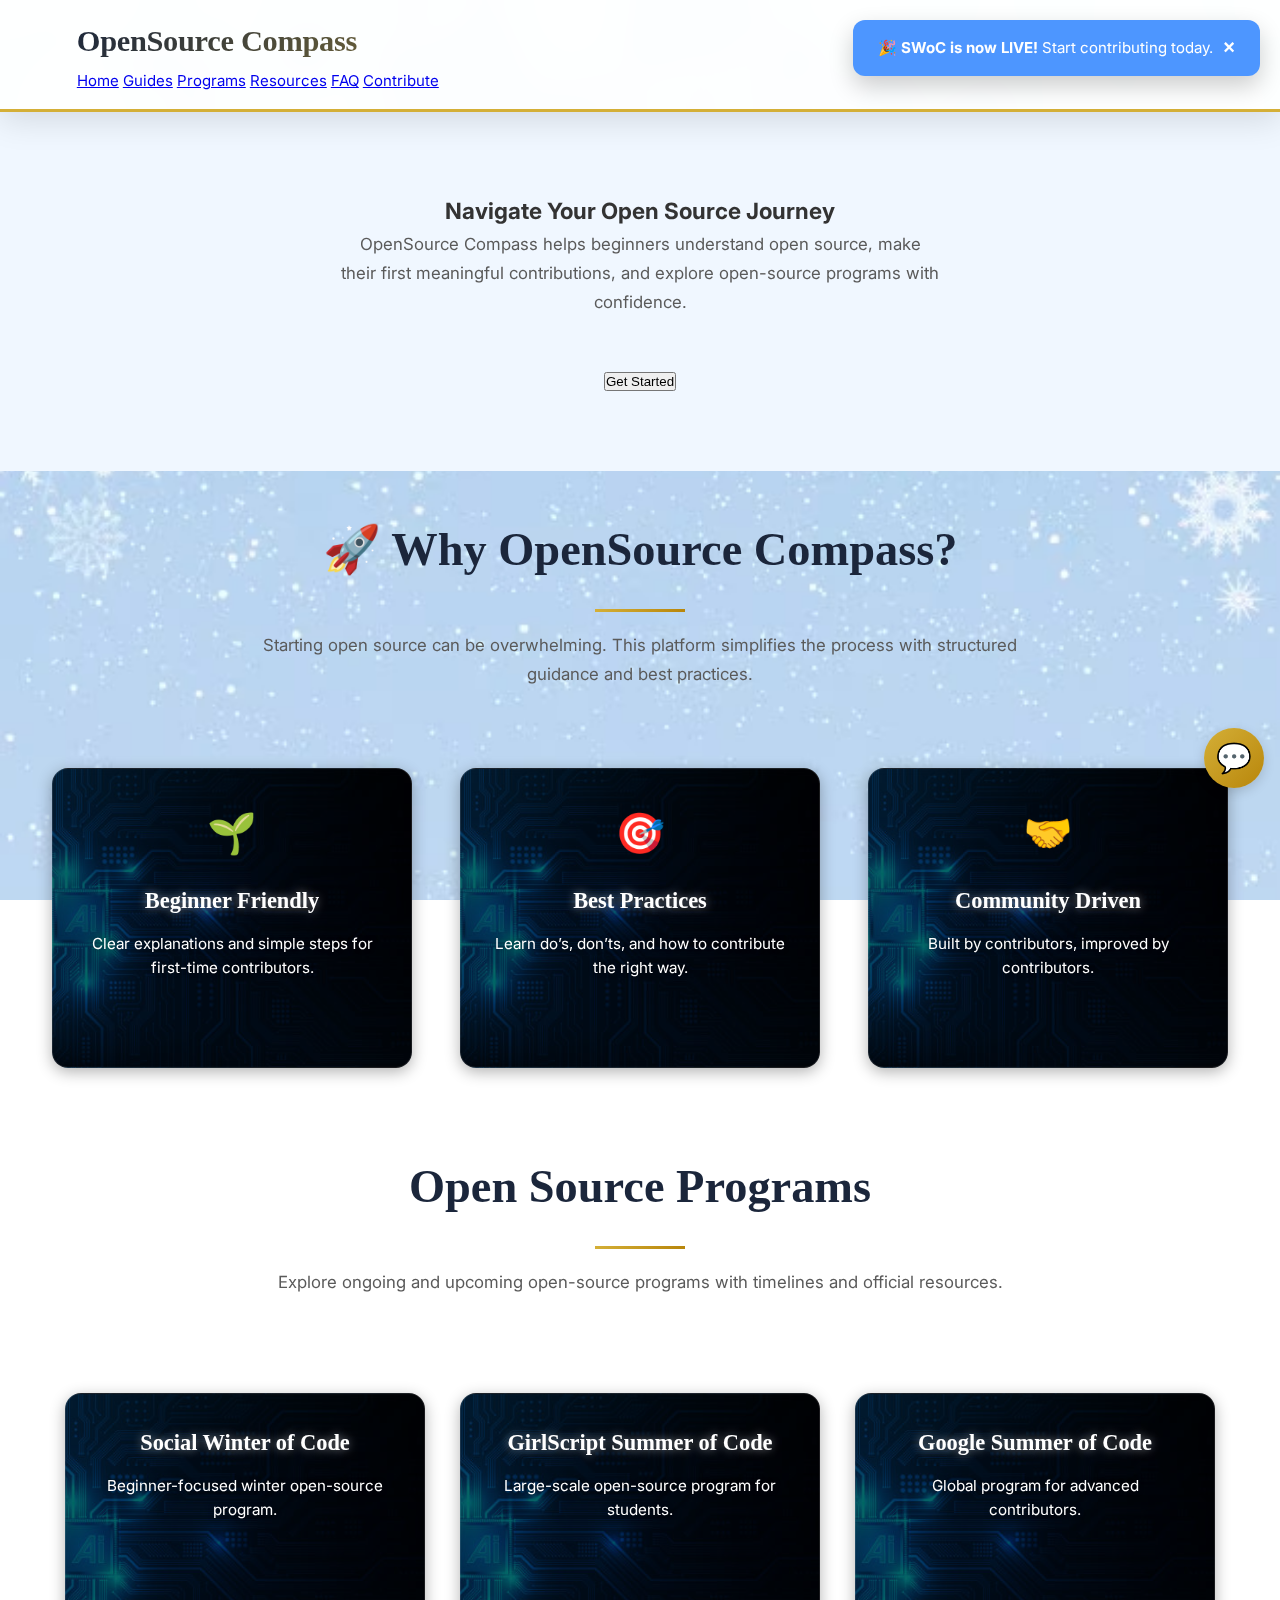
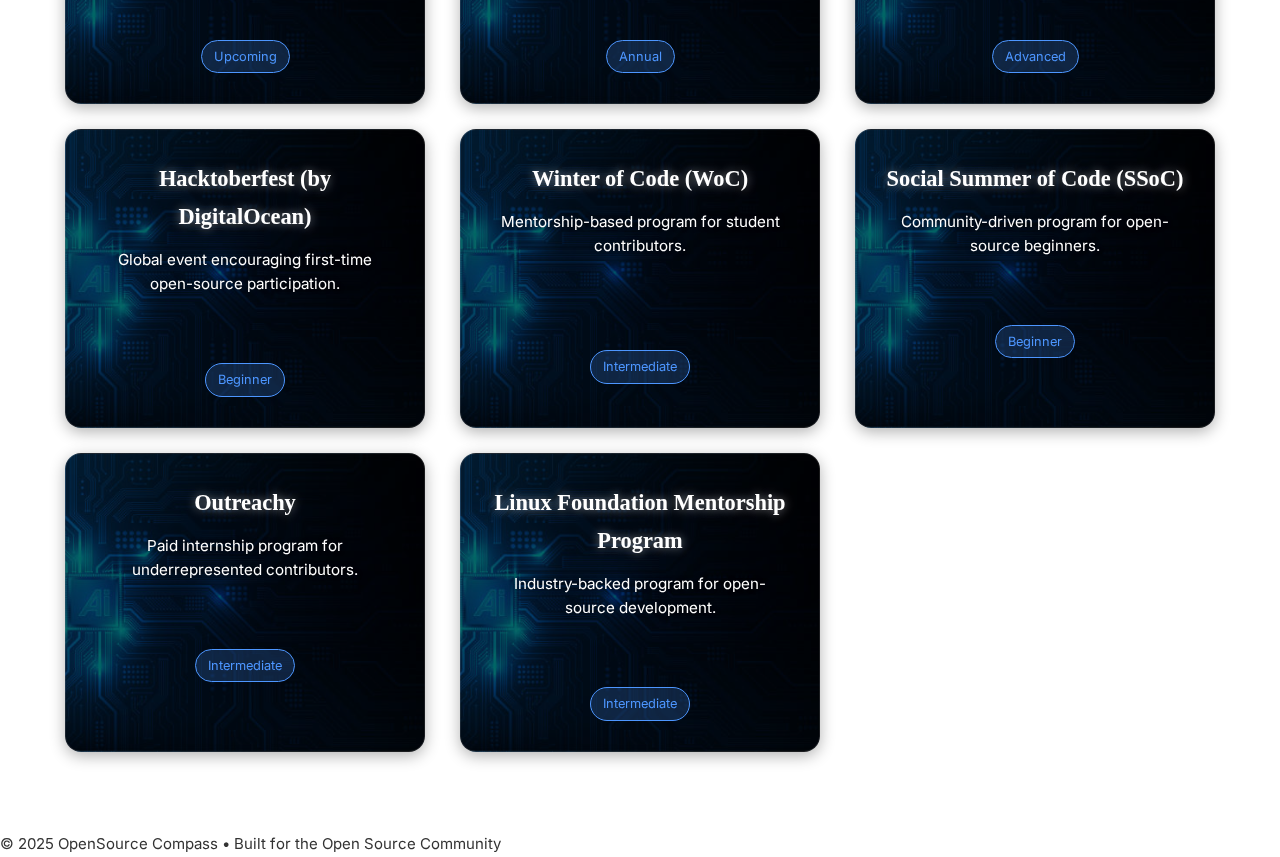
<file: frontend/pages/index.html>
<!DOCTYPE html>
<html lang="en">

<head>
    <meta charset="UTF-8">
    <title>OpenSource Compass</title>
    <meta name="viewport" content="width=device-width, initial-scale=1.0">

    <link href="https://fonts.googleapis.com/css2?family=Inter:wght@400;600;700&display=swap" rel="stylesheet">
    <link rel="stylesheet" href="../css/style.css">
    <link rel="stylesheet" href="../css/chatbot.css">

    <style>
/* 1. Global & Background - Applied to the whole page */
        body {
    margin: 0;
    padding: 0;
    background-image: url('../library/assets/lightsnow.png'); 
    background-size: cover;
    background-attachment: fixed;
    background-position: center;
            font-family: 'Inter', sans-serif;
    color: #333;
}

/* 2. Layout Containers */
.card-grid {
    display: grid;
    grid-template-columns: repeat(auto-fit, minmax(280px, 1fr));
    gap: 25px;
    padding: 40px;
    background: transparent; /* No background here so body snow shows through */
}

/* 3. Section Alignment - Centers the headings you arrowed */
.section-header, 
.programs {
    text-align: center;
    padding: 40px 20px;
}

.centered-description {
    max-width: 800px;
    margin: 0 auto;
}

/* 4. The Premium Dark Cards */
.card {
    background: linear-gradient(rgba(0, 0, 0, 0.6), rgba(0, 0, 0, 0.6)), url('../library/assets/box.png');
    background-size: cover;
    background-position: center;
    border-radius: 16px;
    padding: 30px;
    text-align: center;
    border: 1px solid rgba(255, 255, 255, 0.1);
    transition: all 0.4s cubic-bezier(0.175, 0.885, 0.32, 1.275);
    cursor: pointer;
    position: relative;
    box-shadow: 0 4px 15px rgba(0,0,0,0.3);
}

.card:hover {
    transform: translateY(-10px);
    box-shadow: 0 15px 30px rgba(77, 150, 255, 0.25);
    border-color: #4D96FF;
        }

/* 5. Typography inside Cards */
.card-icon {
    font-size: 2.5rem;
    margin-bottom: 15px;
    display: block;
        }

.card h4 {
    color: #ffffff !important;
    font-size: 1.4rem;
    text-shadow: 0 0 10px rgba(255, 255, 255, 0.5);
    margin-top: 0;
    margin-bottom: 12px;
        }

.card:hover {
    transform: translateY(-10px);
    box-shadow: 0 16px 35px rgba(0, 0, 0, 0.12);
    border-color: #4D96FF;
}

.card p {
    color: #ffffff !important;
    line-height: 1.6;
    font-size: 0.95rem;
    text-shadow: 0 0 5px rgba(0, 0, 0, 0.5);
}

.badge {
    display: inline-block;
    padding: 5px 12px;
    background: rgba(77, 150, 255, 0.2);
    border: 1px solid #4D96FF;
    color: #4D96FF;
    border-radius: 20px;
    font-size: 0.8rem;
    margin-top: 10px;
}

/* 6. UI Elements */
        #scrollTopBtn {
            position: fixed;
            bottom: 30px;
            right: 30px;
    z-index: 1000;
    background-color: #4D96FF;
    color: #FFFFFF;
            border: none;
    border-radius: 50%;
            width: 48px;
            height: 48px;
    font-size: 20px;
            cursor: pointer;
            display: none;
box-shadow: 0 8px 20px rgba(0, 0, 0, 0.2);
    transition: transform 0.3s ease, background-color 0.3s ease;
}

#scrollTopBtn:hover {
    background-color: #1F3C88;
    transform: translateY(-4px);
}

/* Updated Hero section for perfect centering */
.hero {
    background-color: #f0f7ff;
    padding: 80px 20px;
    text-align: center; /* Centers text and inline elements */
    display: flex; /* Enables flexbox */
    flex-direction: column; /* Stacks content vertically */
    align-items: center; /* Centers the button and paragraphs horizontally */
    justify-content: center; /* Centers content vertically if height is added */
}

.hero p {
    max-width: 600px; /* Limits width to keep text readable */
    margin-left: auto;
    margin-right: auto;
}

/* Style for the SWoC Popup */
#live-popup {
    position: fixed;
    top: 20px;
    right: 20px;
    background: #4D96FF;
    color: white;
    padding: 15px 25px;
    border-radius: 12px;
    box-shadow: 0 10px 25px rgba(0,0,0,0.2);
    z-index: 2000;
    display: flex;
    align-items: center;
    gap: 10px;
    animation: slideIn 0.5s ease-out;
}

#live-popup button {
    background: none;
    border: none;
    color: white;
    font-size: 20px;
    cursor: pointer;
    font-weight: bold;
}

@keyframes slideIn {
    from { transform: translateX(100%); opacity: 0; }
    to { transform: translateX(0); opacity: 1; }
}
        }
    </style>

</head>
<body>


<header>
    <h1>OpenSource Compass</h1>
    <nav>
        <a href="index.html">Home</a>
        <a href="guides.html">Guides</a>
        <a href="programs.html">Programs</a>
        <a href="Resources.html">Resources</a>
        <a href="faq.html">FAQ</a>
        <a href="Contribute.html">Contribute</a>
    </nav>
</header>

    <div id="live-popup">
        <span>🎉 <strong>SWoC is now LIVE!</strong> Start contributing today.</span>
        <button onclick="this.parentElement.style.display='none'">×</button>
    </div>

<section class="hero">
        <h2 class="fade-in-up" style="transition-delay: 0.1s;">Navigate Your Open Source Journey</h2>
        <p class="fade-in-up" style="transition-delay: 0.3s;">
            OpenSource Compass helps beginners understand open source,
            make their first meaningful contributions, and explore
            open-source programs with confidence.
        </p>
        <button onclick="window.location.href='dashboard.html'">Get Started</button>
    </section>

    <section class="modern-section">
        <div class="section-header">
            <h3 class="glow-text">🚀 Why OpenSource Compass?</h3>
            <p class="centered-description">Starting open source can be overwhelming. This platform simplifies the process with structured guidance and best practices.</p>
        </div>

        <div class="card-grid">
            <div class="card">
                <div class="card-icon">🌱</div> 
                <div class="card-content">
                    <h4>Beginner Friendly</h4>
                    <p>Clear explanations and simple steps for first-time contributors.</p>
                </div>
            </div>

            <div class="card">
                <div class="card-icon">🎯</div>
                <div class="card-content">
                    <h4>Best Practices</h4>
                    <p>Learn do’s, don’ts, and how to contribute the right way.</p>
                </div>
            </div>
            
            <div class="card">
                <div class="card-icon">🤝</div>
                <div class="card-content">
                    <h4>Community Driven</h4>
                    <p>Built by contributors, improved by contributors.</p>
                </div>
            </div>
        </div>
    </section>

    <section class="programs">
        <h3>Open Source Programs</h3>
        <p>Explore ongoing and upcoming open-source programs with timelines and official resources.</p>

        <div class="card-grid">
            <div class="card">
                <h4>Social Winter of Code</h4>
                <p>Beginner-focused winter open-source program.</p><br><br>
                <span class="badge">Upcoming</span>
            </div>
            <div class="card">
                <h4>GirlScript Summer of Code</h4>
                <p>Large-scale open-source program for students.</p><br><br>
                <span class="badge">Annual</span>
            </div>
            <div class="card">
                <h4>Google Summer of Code</h4>
                <p>Global program for advanced contributors.</p><br><br>
                <span class="badge">Advanced</span>
            </div>
            <div class="card">
                <h4>Hacktoberfest (by DigitalOcean)</h4>
                <p>Global event encouraging first-time open-source participation.</p>
                <span class="badge">Beginner</span>
            </div>
            <div class="card">
                <h4>Winter of Code (WoC)</h4>
                <p>Mentorship-based program for student contributors.</p><br>
                <span class="badge">Intermediate</span>
            </div>
            <div class="card">
                <h4>Social Summer of Code (SSoC)</h4>
                <p>Community-driven program for open-source beginners.</p>
                <span class="badge">Beginner</span>
            </div>
            <div class="card">
                <h4>Outreachy</h4>
                <p>Paid internship program for underrepresented contributors.</p>
                <span class="badge">Intermediate</span>
            </div>
            <div class="card">
                <h4>Linux Foundation Mentorship Program</h4>
                <p>Industry-backed program for open-source development.</p>
                <span class="badge">Intermediate</span>
            </div>
        </div>
    </section>

    <footer>
        <p>© 2025 OpenSource Compass • Built for the Open Source Community</p>
    </footer>

    <button id="scrollTopBtn" title="Go to top">↑</button>

    <script>
        /* Theme Toggle & Scroll To Top Logic */
        const themeToggle = document.getElementById("themeToggle");
        if(themeToggle) {
            themeToggle.addEventListener("click", () => {
                document.body.classList.toggle("dark-mode");
                themeToggle.textContent = document.body.classList.contains("dark-mode") ? "☀️" : "🌙";
            });
        }

        const scrollTopBtn = document.getElementById("scrollTopBtn");
        window.addEventListener("scroll", () => {
            scrollTopBtn.style.display = window.scrollY > 300 ? "block" : "none";
        });

        scrollTopBtn.addEventListener("click", () => {
            window.scrollTo({ top: 0, behavior: "smooth" });
        });
    </script>
    <script src="../js/main.js"></script>
    <script src="../js/chatbot.js"></script>
</body>
</file>
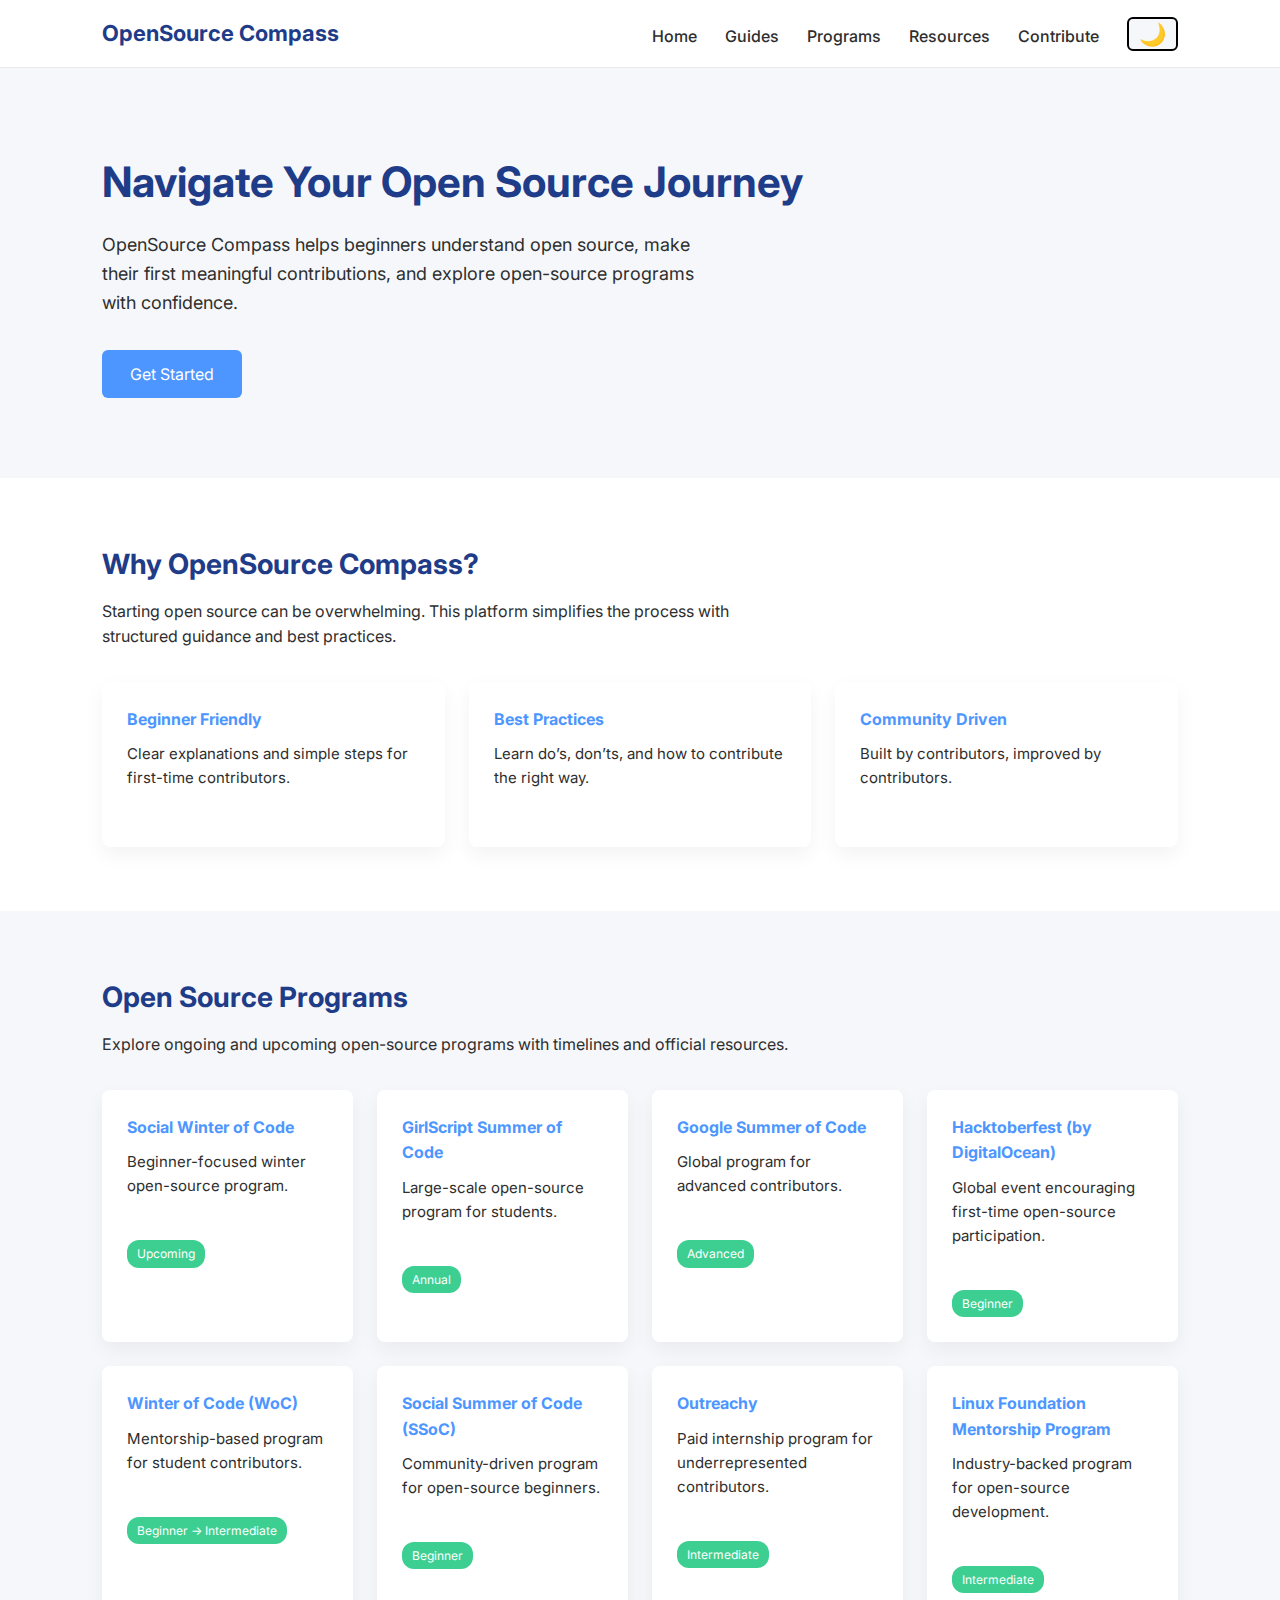
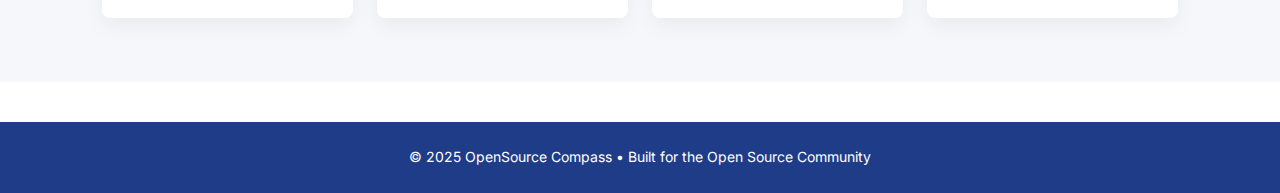
<file: home.html>
<!DOCTYPE html>
<html lang="en">

<head>
    <meta charset="UTF-8">
    <title>OpenSource Compass</title>
    <meta name="viewport" content="width=device-width, initial-scale=1.0">

    <!-- Google Font -->
    <link href="https://fonts.googleapis.com/css2?family=Inter:wght@400;600;700&display=swap" rel="stylesheet">
    <link rel="stylesheet" href="css/style.css">

    <style>
        :root {
            --primary-blue: #1F3C88;
            --secondary-blue: #4D96FF;
            --light-gray: #F5F7FA;
            --text-dark: #2E2E2E;
            --success-green: #3CCF91;
            --white: #FFFFFF;
        }

        * {
            margin: 0;
            padding: 0;
            box-sizing: border-box;
            font-family: 'Inter', sans-serif;
        }

        body {
            background-color: var(--white);
            color: var(--text-dark);
            line-height: 1.6;
        }

        /* ---------- Navbar ---------- */
        header {
            background-color: var(--white);
            border-bottom: 1px solid #eaeaea;
            padding: 16px 8%;
            display: flex;
            justify-content: space-between;
            align-items: center;
        }

        header h1 {
            color: var(--primary-blue);
            font-size: 22px;
        }

        nav a {
            margin-left: 24px;
            text-decoration: none;
            color: var(--text-dark);
            font-weight: 500;
        }

        nav a:hover {
            color: var(--secondary-blue);
        }

        #themeToggle {
            margin-left: 24px;
            background-color: var(--light-gray);
            color: var(--secondary-blue);
            border: 2px solid #000;
            border-radius: 6px;
            font-size: 22px;
            padding: 4px 10px;
            cursor: pointer;
            line-height: 1;
            transition: background-color 0.2s ease, color 0.2s ease;
        }

        #themeToggle:hover {
            background-color: var(--secondary-blue);
            color: var(--white);
        }

        /* ---------- Hero Section ---------- */
        .hero {
            background-color: var(--light-gray);
            padding: 80px 8%;
            display: flex;
            flex-direction: column;
            align-items: flex-start;
        }

        .hero h2 {
            font-size: 42px;
            color: var(--primary-blue);
            margin-bottom: 16px;
        }

        .hero p {
            max-width: 600px;
            font-size: 18px;
            margin-bottom: 32px;
        }

        .hero button {
            background-color: var(--secondary-blue);
            color: var(--white);
            border: none;
            padding: 14px 28px;
            font-size: 16px;
            border-radius: 6px;
            cursor: pointer;
        }

        .hero button:hover {
            background-color: var(--primary-blue);
        }

        /* ---------- Section Common ---------- */
        section {
            padding: 64px 8%;
        }

        section h3 {
            font-size: 28px;
            color: var(--primary-blue);
            margin-bottom: 12px;
        }

        section p {
            max-width: 700px;
            margin-bottom: 32px;
        }

        /* ---------- Cards ---------- */
        .card-container,
        .card-grid {
            display: grid;
            grid-template-columns: repeat(auto-fit, minmax(250px, 1fr));
            gap: 24px;
        }

        .card {
            background-color: var(--white);
            padding: 24px;
            border-radius: 8px;
            box-shadow: 0 8px 20px rgba(0, 0, 0, 0.05);
            border: 1px solid transparent;
            transition: transform 0.3s ease, box-shadow 0.3s ease;
        }

        .card:hover {
            transform: translateY(-10px);
            box-shadow: 0 16px 35px rgba(0, 0, 0, 0.12);
            border-color: var(--secondary-blue);
        }

        .card h4 {
            margin-bottom: 10px;
            color: var(--secondary-blue);
        }

        /* ---------- Programs Section ---------- */
        .programs {
            background-color: var(--light-gray);
        }

        .badge {
            display: inline-block;
            background-color: var(--success-green);
            color: var(--white);
            padding: 4px 10px;
            border-radius: 12px;
            font-size: 12px;
            margin-top: 10px;
        }

        /* ---------- Footer ---------- */
        footer {
            background-color: var(--primary-blue);
            color: var(--white);
            text-align: center;
            padding: 24px;
            margin-top: 40px;
        }

        footer p {
            font-size: 14px;
        }

        /* ---------- Responsive ---------- */
        @media (max-width: 768px) {
            .hero h2 {
                font-size: 32px;
            }
        }

        body.dark-mode {
            --white: #0f172a;
            --light-gray: #020617;
            --text-dark: #e5e7eb;
            --primary-blue: #93c5fd;
            --secondary-blue: #60a5fa;
        }

        /* ---------- Scroll To Top Button ---------- */
        #scrollTopBtn {
            position: fixed;
            bottom: 30px;
            right: 30px;
            z-index: 1000;
            background-color: var(--secondary-blue);
            color: var(--white);
            border: none;
            border-radius: 50%;
            width: 48px;
            height: 48px;
            font-size: 20px;
            cursor: pointer;
            display: none;
        }
    </style>
</head>

<body>

    <header>
        <h1>OpenSource Compass</h1>
        <nav>
            <a href="index.html">Home</a>
            <a href="pages/guides.html">Guides</a>
            <a href="pages/programs.html">Programs</a>
            <a href="pages/Resources.html">Resources</a>
            <a href="pages/Contribute.html">Contribute</a>
            <button id="themeToggle" title="Toggle theme">🌙</button>
        </nav>
    </header>

    <section class="hero">
        <h2>Navigate Your Open Source Journey</h2>
        <p>
            OpenSource Compass helps beginners understand open source,
            make their first meaningful contributions, and explore
            open-source programs with confidence.
        </p>
        <button>Get Started</button>
    </section>

    <section>
        <h3>Why OpenSource Compass?</h3>
        <p>Starting open source can be overwhelming. This platform simplifies the process with structured guidance and
            best practices.</p>

        <div class="card-grid">
            <div class="card">
                <h4>Beginner Friendly</h4>
                <p>Clear explanations and simple steps for first-time contributors.</p>
            </div>
            <div class="card">
                <h4>Best Practices</h4>
                <p>Learn do’s, don’ts, and how to contribute the right way.</p>
            </div>
            <div class="card">
                <h4>Community Driven</h4>
                <p>Built by contributors, improved by contributors.</p>
            </div>
        </div>
    </section>

    <section class="programs">
        <h3>Open Source Programs</h3>
        <p>Explore ongoing and upcoming open-source programs with timelines and official resources.</p>

        <div class="card-grid">
            <div class="card">
                <h4>Social Winter of Code</h4>
                <p>Beginner-focused winter open-source program.</p><span class="badge">Upcoming</span>
            </div>
            <div class="card">
                <h4>GirlScript Summer of Code</h4>
                <p>Large-scale open-source program for students.</p><span class="badge">Annual</span>
            </div>
            <div class="card">
                <h4>Google Summer of Code</h4>
                <p>Global program for advanced contributors.</p><span class="badge">Advanced</span>
            </div>
            <div class="card">
                <h4>Hacktoberfest (by DigitalOcean)</h4>
                <p>Global event encouraging first-time open-source participation.</p><span class="badge">Beginner</span>
            </div>
            <div class="card">
                <h4>Winter of Code (WoC)</h4>
                <p>Mentorship-based program for student contributors.</p><span class="badge">Beginner →
                    Intermediate</span>
            </div>
            <div class="card">
                <h4>Social Summer of Code (SSoC)</h4>
                <p>Community-driven program for open-source beginners.</p><span class="badge">Beginner</span>
            </div>
            <div class="card">
                <h4>Outreachy</h4>
                <p>Paid internship program for underrepresented contributors.</p><span class="badge">Intermediate</span>
            </div>
            <div class="card">
                <h4>Linux Foundation Mentorship Program</h4>
                <p>Industry-backed program for open-source development.</p><span class="badge">Intermediate</span>
            </div>
        </div>
    </section>

    <footer>
        <p>© 2025 OpenSource Compass • Built for the Open Source Community</p>
    </footer>

    <button id="scrollTopBtn" title="Go to top">↑</button>

    <script>
        const themeToggle = document.getElementById("themeToggle");
        themeToggle.addEventListener("click", () => {
            document.body.classList.toggle("dark-mode");
            themeToggle.textContent =
                document.body.classList.contains("dark-mode") ? "☀️" : "🌙";
        });

        const scrollTopBtn = document.getElementById("scrollTopBtn");
        window.addEventListener("scroll", () => {
            scrollTopBtn.style.display = window.scrollY > 300 ? "block" : "none";
        });

        scrollTopBtn.addEventListener("click", () => {
            window.scrollTo({ top: 0, behavior: "smooth" });
        });
    </script>

</body>

</html>
</file>
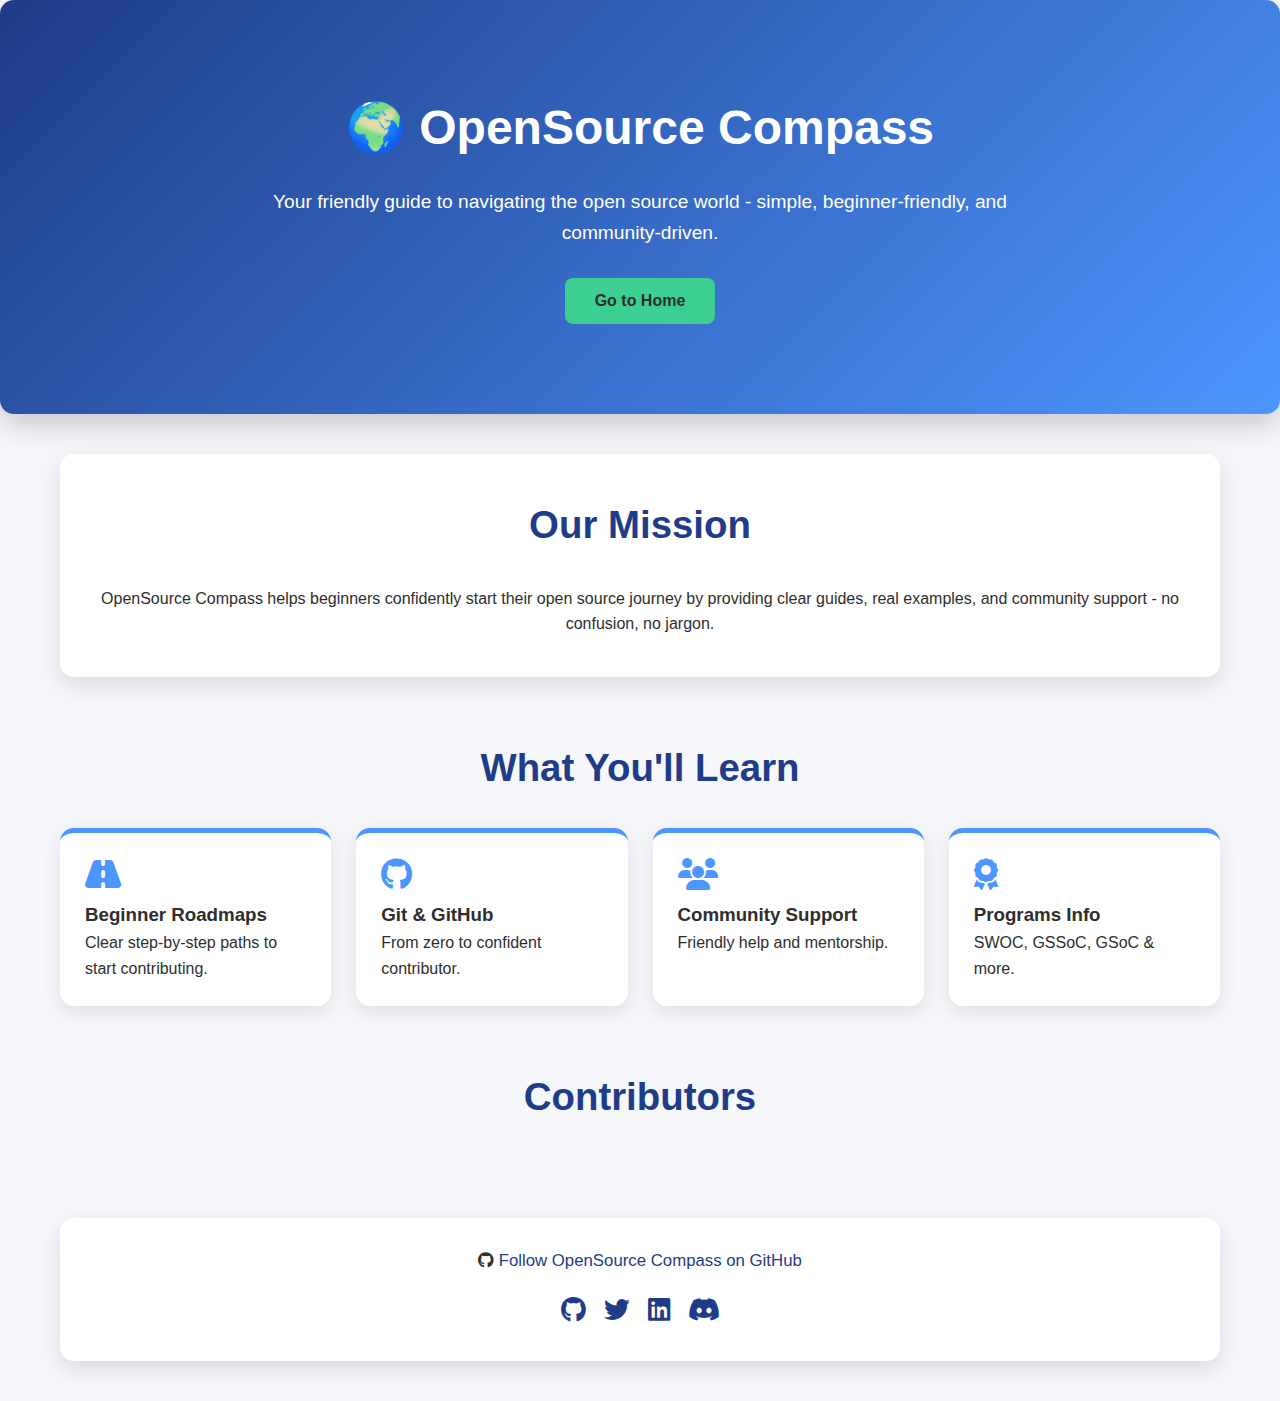
<file: archive/masthead.html>
<!DOCTYPE html>
<html lang="en">
<head>
  <meta charset="UTF-8" />
  <meta name="viewport" content="width=device-width, initial-scale=1.0"/>
  <title>Masthead | OpenSource Compass</title>

  <!-- Font Awesome -->
  <link rel="stylesheet" href="https://cdnjs.cloudflare.com/ajax/libs/font-awesome/6.5.1/css/all.min.css"/>

  <style>
    :root {
      --primary-blue: #1F3C88;
      --secondary-blue: #4D96FF;
      --light-gray: #F5F7FA;
      --text-dark: #2E2E2E;
      --success-green: #3CCF91;
      --warning-orange: #FFA726;
      --danger-red: #EF5350;
      --white: #FFFFFF;
    }

    * {
      margin: 0;
      padding: 0;
      box-sizing: border-box;
      font-family: 'Segoe UI', Tahoma, Geneva, Verdana, sans-serif;
    }

    body {
      background: var(--light-gray);
      color: var(--text-dark);
      line-height: 1.6;
      animation: fadeIn 1s ease forwards;
    }

    @keyframes fadeIn {
      from { opacity: 0; transform: translateY(20px); }
      to { opacity: 1; transform: translateY(0); }
    }

    .container {
      max-width: 1200px;
      margin: 40px auto;
      padding: 0 20px;
      display: flex;
      flex-direction: column;
      gap: 60px;
    }

    /* Masthead Header */
    .masthead-header {
      background: linear-gradient(135deg, var(--primary-blue), var(--secondary-blue));
      color: var(--white);
      padding: 90px 20px;
      text-align: center;
      border-radius: 14px;
      box-shadow: 0 10px 30px rgba(0,0,0,0.2);
    }

    .masthead-header h1 {
      font-size: 3rem;
      margin-bottom: 20px;
    }

    .masthead-header p {
      max-width: 750px;
      margin: 0 auto 30px;
      font-size: 1.2rem;
    }

    .masthead-header button {
      padding: 14px 30px;
      font-size: 16px;
      font-weight: 600;
      border-radius: 8px;
      border: none;
      cursor: pointer;
      background: var(--success-green);
      color: var(--text-dark);
      transition: all 0.3s ease;
    }

    .masthead-header button:hover {
      background: var(--warning-orange);
      transform: translateY(-3px) scale(1.05);
    }

    h2 {
      text-align: center;
      font-size: 2.4rem;
      color: var(--primary-blue);
      margin-bottom: 30px;
    }

    /* Mission */
    .card {
      background: var(--white);
      padding: 40px;
      border-radius: 14px;
      box-shadow: 0 8px 25px rgba(0,0,0,0.12);
      text-align: center;
    }

    /* Features */
    .features {
      display: grid;
      grid-template-columns: repeat(auto-fit, minmax(250px, 1fr));
      gap: 25px;
    }

    .feature-card {
      background: var(--white);
      padding: 25px;
      border-radius: 14px;
      border-top: 5px solid var(--secondary-blue);
      box-shadow: 0 6px 20px rgba(0,0,0,0.1);
      transition: transform 0.3s ease;
    }

    .feature-card:hover {
      transform: translateY(-5px);
    }

    .feature-card i {
      font-size: 2rem;
      color: var(--secondary-blue);
      margin-bottom: 10px;
    }

    /* Contributors Grid */
.contributors {
  display: grid;
  grid-template-columns: repeat(5, 1fr); /* 4 per row */
  gap: 25px;
  justify-items: center;
}

.contributor {
  width: 180px;
  background: var(--white);
  border-radius: 14px;
  padding: 20px;
  text-align: center;
  border: 2px solid var(--secondary-blue);
  transition: all 0.3s ease;
}

.contributor img {
  width: 90px;
  height: 90px;
  border-radius: 50%;
  margin-bottom: 10px;
}

.contributor a {
  text-decoration: none;
  color: var(--text-dark);
}

.contributor:hover {
  transform: translateY(-6px) scale(1.05);
  box-shadow: 0 12px 28px rgba(0,0,0,0.2);
}

/* Responsive */
@media (max-width: 1024px) {
  .contributors {
    grid-template-columns: repeat(2, 1fr); /* 2 per row on tablet */
  }
}

@media (max-width: 600px) {
  .contributors {
    grid-template-columns: 1fr; /* 1 per row on mobile */
  }
}



    /* Contact */
    .contact-grid {
      display: grid;
      grid-template-columns: repeat(auto-fit, minmax(300px, 1fr));
      gap: 25px;
    }

    .contact-card {
      background: var(--white);
      padding: 30px;
      border-radius: 14px;
      box-shadow: 0 8px 22px rgba(0,0,0,0.12);
      text-align: center;
    }

    .social-icons {
      display: flex;
      justify-content: center;
      gap: 18px;
      margin-top: 15px;
    }

    .social-icons a {
      font-size: 1.6rem;
      color: var(--primary-blue);
      transition: transform 0.3s ease;
    }

    .social-icons a:hover {
      transform: scale(1.2);
      color: var(--secondary-blue);
    }

    /* Back to top */
    #backToTop {
      position: fixed;
      bottom: 30px;
      right: 20px;
      width: 50px;
      height: 50px;
      border-radius: 50%;
      border: none;
      background: var(--primary-blue);
      color: var(--white);
      font-size: 20px;
      cursor: pointer;
      display: none;
      box-shadow: 0 6px 20px rgba(0,0,0,0.25);
    }

    #backToTop:hover {
      background: var(--secondary-blue);
    }
    /* Repo / Follow Link Style (same as first card) */
.repo-link {
  font-size: 1.05rem;
  font-weight: 500;
  color: var(--primary-blue);
  text-decoration: none;
  text-underline-offset: 4px;
  transition: color 0.3s ease;
}

.repo-link:hover {
  color: var(--secondary-blue);
}

/* Social icons alignment improvement */
.social-icons {
  margin-top: 15px;
}

.social-icons a {
  font-size: 1.6rem;
  color: var(--primary-blue);
  transition: transform 0.3s ease, color 0.3s ease;
}

.social-icons a:hover {
  transform: scale(1.25);
  color: var(--secondary-blue);
}

  </style>
</head>

<body>

  <!-- Masthead -->
  <section class="masthead-header">
    <h1>🌍 OpenSource Compass</h1>
    <p>Your friendly guide to navigating the open source world - simple, beginner-friendly, and community-driven.</p>
    <button onclick="window.location.href='index.html'">Go to Home</button>
  </section>

  <div class="container">

    <!-- Mission -->
    <section class="card">
      <h2>Our Mission</h2>
      <p>
        OpenSource Compass helps beginners confidently start their open source journey
        by providing clear guides, real examples, and community support - no confusion, no jargon.
      </p>
    </section>

    <!-- Features -->
    <section>
      <h2>What You'll Learn</h2>
      <div class="features">
        <div class="feature-card">
          <i class="fa-solid fa-road"></i>
          <h3>Beginner Roadmaps</h3>
          <p>Clear step-by-step paths to start contributing.</p>
        </div>
        <div class="feature-card">
          <i class="fa-brands fa-github"></i>
          <h3>Git & GitHub</h3>
          <p>From zero to confident contributor.</p>
        </div>
        <div class="feature-card">
          <i class="fa-solid fa-users"></i>
          <h3>Community Support</h3>
          <p>Friendly help and mentorship.</p>
        </div>
        <div class="feature-card">
          <i class="fa-solid fa-award"></i>
          <h3>Programs Info</h3>
          <p>SWOC, GSSoC, GSoC & more.</p>
        </div>
      </div>
    </section>

    <!-- Contributors -->
    <section>
      <h2>Contributors</h2>
      <div id="contributors" class="contributors"></div>
    </section>

    <!-- Contact -->
   <div class="contact-card">
  <p>
    <i class="fa-brands fa-github"></i>
    <a 
      href="https://github.com/sayeeg-11" 
      target="_blank" 
      class="repo-link"
    >
      Follow OpenSource Compass on GitHub
    </a>
  </p>

  <div class="social-icons">
    <a href="https://github.com/sayeeg-11" target="_blank" title="GitHub">
      <i class="fa-brands fa-github"></i>
    </a>
    <a href="#" title="Twitter">
      <i class="fa-brands fa-twitter"></i>
    </a>
    <a href="#" title="LinkedIn">
      <i class="fa-brands fa-linkedin"></i>
    </a>
    <a href="#" title="Discord">
      <i class="fa-brands fa-discord"></i>
    </a>
  </div>
</div>


  </div>

  <button id="backToTop">↑</button>

  <script>
  async function fetchContributors() {
    try {
      const response = await fetch(
        "https://api.github.com/repos/sayeeg-11/OpenSource-Compass/contributors"
      );
      const contributors = await response.json();
      const container = document.getElementById("contributors");
      container.innerHTML = "";

      contributors.forEach(c => {
        const div = document.createElement("div");
        div.className = "contributor";
        div.innerHTML = `
          <a href="${c.html_url}" target="_blank" rel="noopener noreferrer">
            <img src="${c.avatar_url}" alt="${c.login}">
            <p><strong>${c.login}</strong></p>
          </a>
        `;
        container.appendChild(div);
      });
    } catch (error) {
      console.error("Error fetching contributors:", error);
    }
  }

  fetchContributors();
</script>

</body>
</html>
</file>
<file: frontend/css/chatbot.css>
/* Import variables if not already available in scope, 
   though usually inherited from style.css */
:root {
    --chat-primary: #4D96FF;
    --chat-bg: #fff;
    --chat-text: #333;
    --chat-user-msg-bg: #4D96FF;
    --chat-user-msg-text: #fff;
    --chat-bot-msg-bg: #f0f0f0;
    --chat-bot-msg-text: #333;
    --chat-width: 350px;
    --chat-height: 450px;
}

body.dark-mode {
    --chat-bg: #1e1e1e;
    --chat-text: #fff;
    --chat-bot-msg-bg: #2d2d2d;
    --chat-bot-msg-text: #fff;
}

.timestamp {
    font-size: 11px;
    opacity: 0.6;
    margin-top: 4px;
}

.message.user .timestamp {
    text-align: right;
}

.message.bot .timestamp {
    text-align: left;
}

.typing-indicator {
    font-size: 13px;
    opacity: 0.7;
    margin: 8px 12px;
    font-style: italic;
    color: #555;
}

.message-text code {
    background: #f4f4f4;
    padding: 2px 6px;
    border-radius: 4px;
    font-family: monospace;
}

.message-text pre {
    background: #f4f4f4;
    padding: 8px;
    border-radius: 6px;
    overflow-x: auto;
}

.message-text ul {
    margin: 5px 0;
    padding-left: 18px;
}

.message-text a {
    color: #1a73e8;
    text-decoration: underline;
}


/* Floating Chat Button */
.chat-widget-btn {
    position: fixed;
    bottom: 7rem;
    right: 1rem;
    /* CHANGE: Blue -> Golden Gradient */
    background: linear-gradient(135deg, var(--primary-gold), var(--secondary-gold));
    color: var(--deep-navy);
    width: 60px;
    height: 60px;
    border-radius: 50%;
    border: none;
    font-size: 1.8rem;
    cursor: pointer;
    box-shadow: 0 4px 12px rgb(0 0 0 / 15%);
    display: flex;
    align-items: center;
    justify-content: center;
}

.chat-widget-btn:hover {
    transform: scale(1.1);
    box-shadow: 0 6px 20px rgba(212, 175, 55, 0.6);
}

/* 2. Chat Window Container */
.chat-window {
    position: fixed;
    bottom: 100px;
    right: 30px;
    width: var(--chat-width);
    height: var(--chat-height);
    background-color: var(--chat-bg);
    border-radius: 12px;
    box-shadow: 0 5px 25px rgb(0 0 0 / 20%);
    display: flex;
    flex-direction: column;
    overflow: hidden;
    z-index: 999;
    opacity: 0%;
    transform: translateY(20px);
    pointer-events: none;
    transition: opacity 0.3s ease, transform 0.3s ease;
}

.chat-window.active {
    opacity: 100%;
    transform: translateY(0);
    pointer-events: all;
}

@keyframes slideUp {
    from { opacity: 0; transform: translateY(20px); }
    to { opacity: 1; transform: translateY(0); }
}

/* 3. Header */
.chat-header {
    /* CHANGE: Blue -> Deep Navy Background */
    background: var(--deep-navy);
    /* CHANGE: White -> Gold Text */
    color: var(--primary-gold);
    padding: 1rem;
    display: flex;
    justify-content: space-between;
    align-items: center;
    font-weight: bold;
    font-family: 'Playfair Display', serif;
    letter-spacing: 0.5px;
}

.close-btn {
    background: none;
    border: none;
    color: var(--primary-gold);
    font-size: 1.5rem;
    cursor: pointer;
    transition: transform 0.2s;
}

.close-btn:hover {
    transform: rotate(90deg);
}

/* 4. Messages Area */
.chat-messages {
    flex: 1;
    padding: 1rem;
    overflow-y: auto;
    background: var(--warm-cream); /* Light cream background */
    display: flex;
    flex-direction: column;
    gap: 12px;
}

/* Message Bubbles */
.message {
    padding: 0.8rem 1rem;
    border-radius: 12px;
    max-width: 80%;
    padding: 10px 14px;
    border-radius: 18px;
    font-size: 14px;
    line-height: 1.4;
    overflow-wrap: break-word;
}

.message.bot {
    background: white;
    color: #333;
    align-self: flex-start;
    border-bottom-left-radius: 2px;
    border: 1px solid rgba(0,0,0,0.05);
}

.message.user {
    /* CHANGE: Blue -> Gold Background */
    background: var(--primary-gold);
    /* CHANGE: White -> Navy Text (High Contrast) */
    color: var(--deep-navy);
    align-self: flex-end;
    border-bottom-right-radius: 2px;
    font-weight: 600;
}

/* 5. Input Area */
.chat-input-area {
    padding: 15px;
    border-top: 1px solid rgb(0 0 0 / 10%);
    display: flex;
    gap: 10px;
}

body.dark-mode .chat-input-area {
    border-top: 1px solid rgb(255 255 255 / 10%);
}

#chatInput {
    flex: 1;
    padding: 0.8rem;
    border: 1px solid #ddd;
    border-radius: 25px;
    outline: none;
    font-family: inherit;
}

#chatInput:focus {
    border-color: var(--primary-gold);
}

#sendBtn {
    /* CHANGE: Blue -> Navy Button */
    background: var(--deep-navy);
    color: var(--primary-gold);
    border: none;
    width: 45px;
    height: 45px;
    border-radius: 50%;
    cursor: pointer;
    transition: all 0.3s ease;
    display: flex;
    align-items: center;
    justify-content: center;
    font-size: 1.1rem;
}

#sendBtn:hover {
    background: var(--primary-gold);
    color: var(--deep-navy);
}
</file>
<file: css/style.css>
/* =========================
   Global Variables
========================= */
:root {
  --primary-blue: #1f3c88;
  --secondary-blue: #4d96ff;
  --light-gray: #f5f7fa;
  --text-dark: #2e2e2e;
  --success-green: #3ccf91;
  --white: #ffffff;
}

/* =========================
   Reset & Base Styles
========================= */
* {
  margin: 0;
  padding: 0;
  box-sizing: border-box;
}

body {
  font-family: "Inter", sans-serif;
  background-color: var(--white);
  color: var(--text-dark);
  line-height: 1.6;
}

a {
  text-decoration: none;
  color: inherit;
}

ul {
  list-style: none;
}

/* =========================
   Layout Helpers
========================= */
.container {
  width: 84%;
  max-width: 1200px;
  margin: auto;
}

.section {
  padding: 64px 0;
}

.section-light {
  background-color: var(--light-gray);
}

/* =========================
   Header / Navbar
========================= */
header {
  background-color: var(--white);
  border-bottom: 1px solid #eaeaea;
  padding: 16px 8%;
  display: flex;
  justify-content: space-between;
  align-items: center;
}

header h1 {
  font-size: 22px;
  color: var(--primary-blue);
  font-weight: 700;
}

nav a {
  margin-left: 24px;
  font-weight: 500;
  color: var(--text-dark);
}

nav a:hover {
  color: var(--secondary-blue);
}

/* =========================
   Hero Section
========================= */
.hero {
  background-color: var(--light-gray);
  padding: 80px 8%;
}

.hero h2 {
  font-size: 42px;
  color: var(--primary-blue);
  margin-bottom: 16px;
}

.hero p {
  max-width: 620px;
  font-size: 18px;
  margin-bottom: 32px;
}

.hero .btn {
  background-color: var(--secondary-blue);
  color: var(--white);
  padding: 14px 28px;
  border-radius: 6px;
  font-size: 16px;
  font-weight: 600;
  display: inline-block;
}

.hero .btn:hover {
  background-color: var(--primary-blue);
}

/* =========================
   Section Titles
========================= */
.section-title {
  font-size: 28px;
  color: var(--primary-blue);
  margin-bottom: 12px;
}

.section-desc {
  max-width: 720px;
  margin-bottom: 32px;
}

/* =========================
   Cards
========================= */
.card-grid {
  display: grid;
  grid-template-columns: repeat(auto-fit, minmax(250px, 1fr));
  gap: 24px;
}

.card {
  background-color: var(--white);
  padding: 24px;
  border-radius: 8px;
  box-shadow: 0 8px 20px rgba(0, 0, 0, 0.05);
}

.card h3 {
  color: var(--secondary-blue);
  margin-bottom: 10px;
  font-size: 18px;
}

.card p {
  font-size: 15px;
}

/* =========================
   Program Badge
========================= */
.badge {
  display: inline-block;
  background-color: var(--success-green);
  color: var(--white);
  padding: 4px 10px;
  border-radius: 12px;
  font-size: 12px;
  margin-top: 10px;
}

/* =========================
   Buttons
========================= */
.btn-primary {
  background-color: var(--secondary-blue);
  color: var(--white);
  padding: 12px 22px;
  border-radius: 6px;
  font-weight: 600;
  display: inline-block;
}

.btn-primary:hover {
  background-color: var(--primary-blue);
}

/* =========================
   Footer
========================= */
footer {
  background-color: var(--primary-blue);
  color: var(--white);
  text-align: center;
  padding: 24px;
  margin-top: 48px;
}

footer p {
  font-size: 14px;
}

/* =========================
   Responsive Design
========================= */
@media (max-width: 768px) {
  header {
    flex-direction: column;
    align-items: flex-start;
  }

  nav {
    margin-top: 10px;
  }

  nav a {
    margin-left: 0;
    margin-right: 16px;
  }

  .hero h2 {
    font-size: 32px;
  }

  .hero p {
    font-size: 16px;
  }
}
/* ---------- Registration  ---------- */
/* ---------- Registration Modal ---------- */
.modal-overlay {
  position: fixed;
  top: 0;
  left: 0;
  right: 0;
  bottom: 0;
  background: rgba(15, 23, 42, 0.55);
  display: none;
  align-items: center;
  justify-content: center;
  padding: 18px;
  z-index: 999999; /* 🔥 higher */
  backdrop-filter: blur(6px);
}

.modal-overlay.show {
  display: flex;
}

.modal {
  width: min(560px, 96vw);
  background: #ffffff;
  border: 1px solid #eaeaea;
  border-radius: 16px;
  box-shadow: 0 18px 60px rgba(0, 0, 0, 0.18);
  position: relative;
  overflow: hidden;
  opacity: 1; /* ✅ force visible */
}

.modal-close {
  position: absolute;
  right: 14px;
  top: 14px;
  border: none;
  background: #f3f4f6;
  width: 36px;
  height: 36px;
  border-radius: 10px;
  cursor: pointer;
  font-size: 16px;
  z-index: 10;
}
.modal-close:hover {
  background: #e5e7eb;
}

.modal-head {
  padding: 22px 22px 6px;
  border-bottom: 1px solid #f0f0f0;
  background:
    radial-gradient(
      600px 200px at 20% 0%,
      rgba(77, 150, 255, 0.22),
      transparent 55%
    ),
    radial-gradient(
      600px 220px at 80% 0%,
      rgba(60, 207, 145, 0.18),
      transparent 60%
    ),
    #fff;
}

.modal-badge {
  display: inline-block;
  background: var(--primary-blue);
  color: #fff;
  padding: 6px 10px;
  border-radius: 999px;
  font-size: 12px;
  font-weight: 700;
  margin-bottom: 10px;
}

.modal-head h3 {
  margin: 0;
  color: var(--primary-blue);
  font-size: 22px;
}
.modal-head p {
  margin: 6px 0 12px;
  color: #475569;
  font-size: 14px;
}

.modal-form {
  padding: 18px 22px 22px;
}

.grid {
  display: grid;
  grid-template-columns: 1fr 1fr;
  gap: 14px;
}
@media (max-width: 560px) {
  .grid {
    grid-template-columns: 1fr;
  }
}

.field label {
  display: block;
  font-size: 13px;
  font-weight: 600;
  margin-bottom: 6px;
  color: #334155;
}

.field input {
  width: 100%;
  padding: 12px;
  border: 1px solid #e2e8f0;
  border-radius: 12px;
  outline: none;
  font-size: 14px;
}

.submit-btn {
  width: 100%;
  margin-top: 14px;
  padding: 13px 16px;
  border: none;
  border-radius: 12px;
  background: linear-gradient(
    90deg,
    var(--secondary-blue),
    var(--primary-blue)
  );
  color: #fff;
  font-weight: 700;
  font-size: 15px;
  cursor: pointer;
}

.status {
  margin-top: 10px;
  font-size: 13px;
  min-height: 18px;
}
</file>
<file: frontend/css/style.css>
/* =========================
   GLOBAL RESET
========================= */
* {
  margin: 0;
  padding: 0;
  box-sizing: border-box;
}

html,
body {
  max-width: 100%;
  overflow-x: hidden;
}

/* =========================
   THEME VARIABLES (CLASSIC)
========================= */
:root {
  --primary-gold: #d4af37;
  --secondary-gold: #b8860b;
  --deep-navy: #1b263b;
  --warm-cream: #fdf4e3;
  --light-parchment: #fff8e7;
  --charcoal-dark: #2c2c2c;
  --text-secondary: #5a5a5a;
  --shadow-main: 0 8px 32px rgb(0 0 0 / 12%);
  --shadow-hover: 0 20px 40px rgb(0 0 0 / 18%);
  /* New bouncy curve variable */
  --bounce-curve: cubic-bezier(0.34, 1.56, 0.64, 1);
}

/* =========================
   BASE STYLES
========================= */
body {
  font-family: "Crimson Text", "Georgia", serif;
  font-size: 15px;
  line-height: 1.7;
  background: linear-gradient(
    135deg,
    var(--light-parchment) 0%,
    var(--warm-cream) 100%
  );
  color: var(--charcoal-dark);
}

/* =========================
   HEADER / NAVBAR
========================= */

header {
  background: rgb(255 255 255 / 98%);
  backdrop-filter: saturate(180%) blur(20px);
  border-bottom: 3px solid var(--primary-gold);
  padding: 1rem 6%;
  position: sticky;
  top: 0;
  z-index: 1000;
  box-shadow: var(--shadow-main);
}

.navbar-container {
  max-width: 1400px;
  margin: 0 auto;
  display: flex;
  justify-content: space-between;
  align-items: center;
}

header h1 {
  font-family: "Playfair Display", serif;
  font-size: clamp(1.6rem, 3vw, 1.9rem); /* Smaller logo */
  font-weight: 700;
  background: linear-gradient(
    135deg,
    var(--deep-navy) 0%,
    var(--primary-gold) 70%
  );
  background-clip: text;
  -webkit-text-fill-color: transparent;
  letter-spacing: -0.01em;
}

.nav-links {
  display: flex;
  align-items: center;
  gap: 2rem;
}

.nav-links a {
  text-decoration: none;
  color: var(--charcoal-dark) !important;
  font-family: "Inter", -apple-system, sans-serif;
  font-weight: 500;
  font-size: 0.95rem; /* Smaller nav links */
  padding: 0.4rem 0;
  position: relative;
  transition: all 0.35s cubic-bezier(0.4, 0, 0.2, 1);
  white-space: nowrap;
  text-transform: uppercase;
  letter-spacing: 0.3px;
}

.nav-links a::before {
  content: "";
  position: absolute;
  bottom: 0;
  left: 50%;
  width: 0;
  height: 2px; /* Thinner underline */
  background: linear-gradient(
    90deg,
    var(--primary-gold),
    var(--secondary-gold)
  );
  transition: all 0.35s cubic-bezier(0.4, 0, 0.2, 1);
  transform: translateX(-50%);
  border-radius: 1px;
}

.nav-links a:hover {
  color: var(--deep-navy) !important;
  transform: translateY(-1px);
}

.nav-links a:hover::before {
  width: 70%;
}

/* New Active State Rule */
.nav-links a.active {
  color: var(--primary-gold) !important;
  font-weight: 600;
}

.nav-links a.active::before {
  width: 70%; /* Shows the underline permanently for the active page */
  background: var(--primary-gold);
}

main {
  margin-top: 0;
  padding-top: 0;
}
header h1 i {
  font-size: 0.95em;
  line-height: 1;
  display: inline-flex;
  align-items: center;
}

/* =========================
   SECTIONS
========================= */
main section {
  max-width: 1400px;
  margin: 0 auto;
  padding: 5rem 6%;
}

section h3 {
  font-family: "Playfair Display", serif;
  font-size: clamp(2.2rem, 4.5vw, 2.9rem);
  font-weight: 700;
  text-align: center;
  color: var(--deep-navy);
  margin-bottom: 1.2rem;
}

section h3::after {
  content: "";
  display: block;
  width: 90px;
  height: 3px;
  margin: 1.2rem auto 0;
  background: linear-gradient(
    90deg,
    var(--primary-gold),
    var(--secondary-gold)
  );
}

section p {
  text-align: center;
  max-width: 750px;
  margin: 0 auto 3.5rem;
  font-size: 1.05rem;
  color: var(--text-secondary);
}

/* =========================
   CARD GRID & BOUNCY HOVER
========================= */
.card-grid {
  display: grid;
  grid-template-columns: repeat(auto-fit, minmax(320px, 1fr));
  gap: 2.5rem;
  justify-items: center;
}

.card {
  width: 100%;
  max-width: 360px;
  padding: 2.2rem;
  border-radius: 20px;
  background: rgb(255 255 255 / 95%);
  box-shadow: var(--shadow-main);
  text-align: center;
  position: relative;
  border: 1px solid transparent;
  /* Updated to Bouncy Transition */
  transition: 
    transform 0.6s var(--bounce-curve), 
    box-shadow 0.4s ease, 
    border-color 0.4s ease;
  will-change: transform;
}

.card:hover {
  /* Bouncy lift and scale */
  transform: translateY(-12px) scale(1.03);
  box-shadow: 0 25px 50px rgba(0, 0, 0, 0.15);
  border-color: rgba(212, 175, 55, 0.3); /* Subtle gold border on hover */
}

/* Added a subtle glow effect to the icon/image inside the card */
.card i, .card img {
  transition: transform 0.5s var(--bounce-curve);
}

.card:hover i, .card:hover img {
  transform: scale(1.15) rotate(3deg);
}

/* Green Badge Bouncy Interaction */
.card .badge {
  transition: all 0.4s var(--bounce-curve);
}

.card:hover .badge {
  transform: scale(1.1);
  box-shadow: 0 0 15px rgba(46, 204, 113, 0.4);
}

.card h4 {
  font-family: "Playfair Display", serif;
  font-size: 1.45rem;
  color: var(--deep-navy);
  margin-bottom: 1.1rem;
}

.card p {
  font-size: 0.98rem;
  color: var(--text-secondary);
  line-height: 1.65;
}

/* =========================
   FOOTER (GLOBAL)
========================= */
footer.site-footer {
  position: relative;
  overflow: hidden;
  background:
    radial-gradient(900px circle at 10% 10%, rgba(212, 175, 55, 0.22) 0%, transparent 55%),
    radial-gradient(800px circle at 90% 0%, rgba(255, 255, 255, 0.06) 0%, transparent 55%),
    linear-gradient(135deg, #0f1724 0%, #121c2c 45%, #0b1220 100%);
  color: rgba(253, 244, 227, 0.9);
  padding: 4.2rem 6% 3.2rem;
  border-top: 1px solid rgba(212, 175, 55, 0.18);
}

footer.site-footer::before {
  content: "";
  position: absolute;
  inset: -2px;
  background:
    repeating-linear-gradient(
      90deg,
      rgba(212, 175, 55, 0.14) 0,
      rgba(212, 175, 55, 0.14) 1px,
      transparent 1px,
      transparent 28px
    ),
    repeating-linear-gradient(
      0deg,
      rgba(255, 255, 255, 0.06) 0,
      rgba(255, 255, 255, 0.06) 1px,
      transparent 1px,
      transparent 28px
    );
  mask-image: radial-gradient(circle at 50% 10%, rgba(0, 0, 0, 0.9) 0%, transparent 72%);
  opacity: 0.5;
  pointer-events: none;
}

footer.site-footer::after {
  content: "";
  position: absolute;
  width: 1200px;
  height: 1200px;
  left: 50%;
  bottom: -780px;
  transform: translateX(-50%);
  background: radial-gradient(circle, rgba(212, 175, 55, 0.16) 0%, transparent 58%);
  filter: blur(2px);
  opacity: 0.9;
  pointer-events: none;
  animation: footerGlow 9s ease-in-out infinite;
}

@keyframes footerGlow {
  0%,
  100% {
    transform: translateX(-50%) scale(1);
    opacity: 0.85;
  }
  50% {
    transform: translateX(-50%) scale(1.05);
    opacity: 1;
  }
}

.footer-shell {
  position: relative;
  z-index: 1;
  max-width: 1200px;
  margin: 0 auto;
}

.footer-top {
  display: grid;
  grid-template-columns: 1.1fr 1.4fr;
  gap: 2.5rem;
  align-items: start;
}

.footer-brand {
  display: flex;
  gap: 1rem;
  align-items: flex-start;
}

.footer-mark {
  width: 46px;
  height: 46px;
  border-radius: 14px;
  display: grid;
  place-items: center;
  background: linear-gradient(135deg, rgba(212, 175, 55, 0.95), rgba(184, 134, 11, 0.9));
  color: #0b1220;
  box-shadow: 0 14px 32px rgba(212, 175, 55, 0.22);
  transform: translateY(0);
  animation: footerFloat 6s ease-in-out infinite;
}

@keyframes footerFloat {
  0%,
  100% {
    transform: translateY(0);
  }
  50% {
    transform: translateY(-8px);
  }
}

.footer-title {
  font-family: "Playfair Display", serif;
  font-size: 1.55rem;
  font-weight: 800;
  letter-spacing: -0.01em;
  color: rgba(253, 244, 227, 0.98);
}

.footer-tagline {
  margin-top: 0.35rem;
  font-family: "Inter", -apple-system, sans-serif;
  font-size: 0.98rem;
  line-height: 1.6;
  color: rgba(253, 244, 227, 0.78);
  max-width: 46ch;
}

.footer-columns {
  display: grid;
  grid-template-columns: repeat(3, minmax(160px, 1fr));
  gap: 1.8rem;
}

.footer-col-title {
  font-family: "Inter", -apple-system, sans-serif;
  font-weight: 800;
  font-size: 0.92rem;
  letter-spacing: 0.12em;
  text-transform: uppercase;
  margin-bottom: 0.9rem;
  color: rgba(212, 175, 55, 0.95);
}

.footer-col a {
  display: inline-flex;
  align-items: center;
  width: fit-content;
  margin: 0.35rem 0;
  font-family: "Inter", -apple-system, sans-serif;
  font-size: 0.98rem;
  color: rgba(253, 244, 227, 0.88);
  text-decoration: none;
  position: relative;
  transition: transform 0.2s ease, color 0.2s ease;
}

.footer-col a::after {
  content: "";
  position: absolute;
  left: 0;
  bottom: -6px;
  width: 100%;
  height: 2px;
  border-radius: 2px;
  background: linear-gradient(90deg, rgba(212, 175, 55, 0.0), rgba(212, 175, 55, 0.9), rgba(212, 175, 55, 0.0));
  transform: scaleX(0);
  transform-origin: center;
  transition: transform 0.22s ease;
  opacity: 0.9;
}

.footer-col a:hover {
  transform: translateX(2px);
  color: rgba(253, 244, 227, 0.98);
}

.footer-col a:hover::after {
  transform: scaleX(1);
}

.footer-divider {
  height: 1px;
  margin: 2.25rem 0 1.6rem;
  background: linear-gradient(
    90deg,
    transparent,
    rgba(212, 175, 55, 0.32),
    rgba(255, 255, 255, 0.08),
    rgba(212, 175, 55, 0.32),
    transparent
  );
}

.footer-bottom {
  display: flex;
  gap: 1.25rem;
  justify-content: space-between;
  align-items: center;
  flex-wrap: wrap;
}

.footer-badges {
  display: flex;
  gap: 0.6rem;
  flex-wrap: wrap;
}

.footer-pill {
  display: inline-flex;
  align-items: center;
  gap: 0.45rem;
  padding: 0.55rem 0.8rem;
  border-radius: 999px;
  font-family: "Inter", -apple-system, sans-serif;
  font-weight: 700;
  font-size: 0.9rem;
  color: rgba(253, 244, 227, 0.92);
  background: rgba(255, 255, 255, 0.06);
  border: 1px solid rgba(212, 175, 55, 0.16);
  backdrop-filter: blur(10px);
}

.footer-meta {
  display: flex;
  align-items: center;
  gap: 0.7rem;
  font-family: "Inter", -apple-system, sans-serif;
  color: rgba(253, 244, 227, 0.78);
  font-size: 0.95rem;
}

.footer-inline {
  display: inline-flex;
  align-items: center;
  gap: 0.45rem;
  color: rgba(212, 175, 55, 0.98);
  text-decoration: none;
  font-weight: 700;
}

.footer-inline:hover {
  text-decoration: underline;
}

.footer-sep {
  opacity: 0.6;
}

body.dark-mode footer.site-footer {
  background:
    radial-gradient(900px circle at 10% 10%, rgba(212, 175, 55, 0.16) 0%, transparent 55%),
    radial-gradient(800px circle at 90% 0%, rgba(255, 255, 255, 0.05) 0%, transparent 55%),
    linear-gradient(135deg, rgba(13, 17, 23, 0.96) 0%, rgba(22, 27, 34, 0.96) 100%);
}

@media (max-width: 980px) {
  .footer-top {
    grid-template-columns: 1fr;
  }

  .footer-columns {
    grid-template-columns: repeat(2, minmax(160px, 1fr));
  }
}

@media (max-width: 520px) {
  .footer-columns {
    grid-template-columns: 1fr;
  }
}

@media (prefers-reduced-motion: reduce) {
  footer.site-footer::after,
  .footer-mark {
    animation: none !important;
  }
}

/* =========================
   RESPONSIVE
========================= */
@media (width <= 768px) {
  .navbar-container {
    flex-direction: column;
    gap: 1rem;
    text-align: center;
  }

  .nav-links {
    flex-wrap: wrap;
    justify-content: center;
    gap: 0.8rem;
  }

  main section {
    padding: 3rem 5%;
  }

  section h3 {
    font-size: 2rem;
  }
}

@media (width <= 480px) {
  body {
    font-size: 14px;
  }

  .nav-links a {
    font-size: 0.8rem;
  }

  .card {
    padding: 1.6rem 1.3rem;
  }

  .card h4 {
    font-size: 1.25rem;
  }
}

/* =========================
   QUIZ SECTION SCROLLBAR
========================= */
#level-chain-wrapper::-webkit-scrollbar {
  display: none;
}
#scrollTopBtn {
  position: fixed;
  bottom: 20px;
  right: 20px;
  display: none;
  border: none;
  padding: 10px 12px;
  border-radius: 50%;
  cursor: pointer;
  z-index: 9999;
}

/* =========================
   SCROLL PROGRESS INDICATOR
========================= */
#scrollProgress {
  position: fixed;
  top: 0;
  left: 0;
  height: 3px;
  width: 0%;
  background: linear-gradient(
    90deg,
    var(--primary-gold),
    var(--secondary-gold)
  );
  z-index: 2000; /* Above navbar */
  transition: width 0.15s ease-out;
}
</file>
